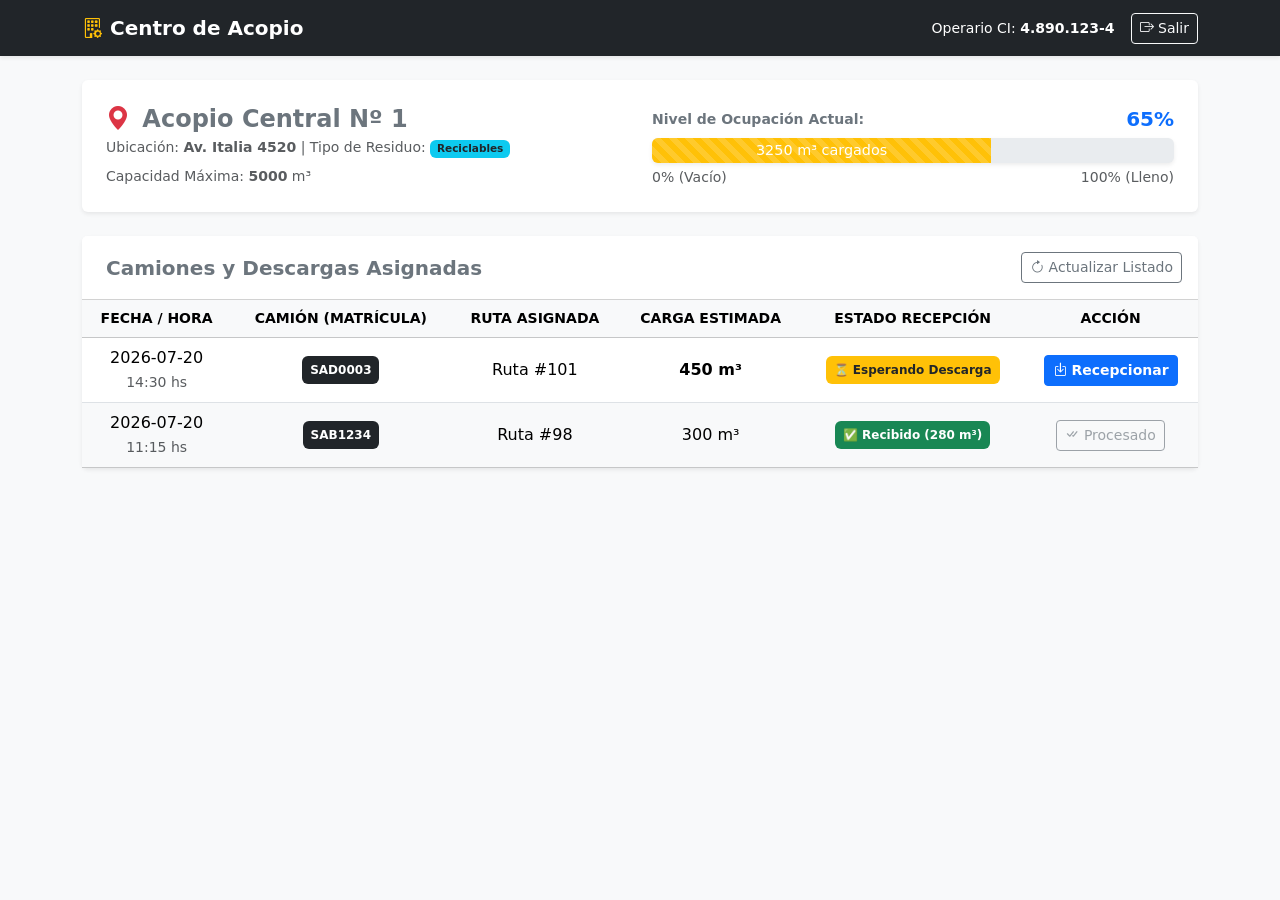
<file: Butrap/vista/centro_acopio.html>
<!DOCTYPE html>
<html lang="es">
<head>
    <meta charset="UTF-8">
    <meta name="viewport" content="width=device-width, initial-scale=1.0">
    <title>Panel de Centro de Acopio - Operario</title>
    <!-- Bootstrap 5 CSS & Icons -->
    <link href="https://cdn.jsdelivr.net/npm/bootstrap@5.3.0/dist/css/bootstrap.min.css" rel="stylesheet">
    <link rel="stylesheet" href="https://cdn.jsdelivr.net/npm/bootstrap-icons@1.11.0/font/bootstrap-icons.css">
</head>
<body class="bg-light">

    <!-- Navbar superior con rol del usuario -->
    <nav class="navbar navbar-expand-lg navbar-dark bg-dark mb-4 shadow-sm">
        <div class="container">
            <span class="navbar-brand fw-bold">
                <i class="bi bi-building-gear text-warning me-2"></i>Centro de Acopio
            </span>
            <div class="d-flex align-items-center text-white">
                <span class="me-3 small">Operario CI: <strong>4.890.123-4</strong></span>
                <button class="btn btn-outline-light btn-sm" id="btn_logout">
                    <i class="bi bi-box-arrow-right"></i> Salir
                </button>
            </div>
        </div>
    </nav>

    <div class="container mb-5">

        <!-- 1. Tarjeta de Estado del Centro de Acopio -->
        <div class="card shadow-sm border-0 mb-4">
            <div class="card-body p-4">
                <div class="row align-items-center">
                    <div class="col-md-6 mb-3 mb-md-0">
                        <h4 class="card-title fw-bold text-secondary mb-1">
                            <i class="bi bi-geo-alt-fill text-danger me-1"></i> Acopio Central Nº <span id="info_acopio_id">1</span>
                        </h4>
                        <p class="text-muted small mb-2">
                            Ubicación: <span id="info_acopio_direccion" class="fw-semibold">Av. Italia 4520</span> | 
                            Tipo de Residuo: <span id="info_acopio_tipo" class="badge bg-info text-dark">Reciclables</span>
                        </p>
                        <p class="small text-muted mb-0">
                            Capacidad Máxima: <strong id="info_acopio_capacidad">5000</strong> m³
                        </p>
                    </div>

                    <!-- BARRA DE NIVEL DE LLENADO -->
                    <div class="col-md-6">
                        <div class="d-flex justify-content-between align-items-center mb-1">
                            <span class="fw-bold text-secondary small">Nivel de Ocupación Actual:</span>
                            <!-- En MySQL tienes acopio_volumen_llenado decimal(3,2) ej: 0.65 = 65% -->
                            <span id="texto_porcentaje" class="fw-bold fs-5 text-primary">65%</span>
                        </div>
                        <div class="progress shadow-sm" style="height: 25px;">
                            <div id="barra_llenado" 
                                 class="progress-bar progress-bar-striped progress-bar-animated bg-warning" 
                                 role="progressbar" 
                                 style="width: 65%; font-size: 0.9rem;" 
                                 aria-valuenow="65" aria-valuemin="0" aria-valuemax="100">
          <!--Lo de role es para las personas con discapacidad visual, para que el lector
            les lea algo acorde, ARIA es algo para los discapacitados visuales
                  aria-valuenow le lee el valor de la barra a los que tengan lector activado-->
                                 3250 m³ cargados
                            </div>
                        </div>
                        <div class="d-flex justify-content-between mt-1">
                            <small class="text-muted">0% (Vacío)</small>
                            <small class="text-muted">100% (Lleno)</small>
                        </div>
                    </div>
                </div>
            </div>
        </div>

        <!-- 2. Sección de Recepción de Camiones y Descargas -->
        <div class="card shadow-sm border-0">
            <div class="card-header bg-white py-3 d-flex justify-content-between align-items-center">
                <h5 class="m-0 fw-bold text-secondary">
                    <i class="bi bg-light text-primary me-2"></i>Camiones y Descargas Asignadas
                </h5>
                <button class="btn btn-sm btn-outline-secondary" onclick="console.log('Recargar tabla...')">
                    <i class="bi bi-arrow-clockwise"></i> Actualizar Listado
                </button>
            </div>
            <div class="card-body p-0">
                
                <div class="table-responsive">
                    <table class="table table-hover align-middle text-center mb-0">
                        <thead class="table-light text-uppercase small font-weight-bold">
                            <tr>
                                <th>Fecha / Hora</th>
                                <th>Camión (Matrícula)</th>
                                <th>Ruta Asignada</th>
                                <th>Carga Estimada</th>
                                <th>Estado Recepción</th>
                                <th>Acción</th>
                            </tr>
                        </thead>
                        <tbody id="tabla_descargas">
                            <!-- FILA DE EJEMPLO 1: Pendiente de confirmación de la cuadrilla/operario -->
                            <tr>
                                <td>2026-07-20 <br><small class="text-muted">14:30 hs</small></td>
                                <td><span class="badge bg-dark text-white p-2">SAD0003</span></td>
                                <td>Ruta #101</td>
                                <td><strong>450 m³</strong></td>
                                <td><span class="badge bg-warning text-dark p-2">⏳ Esperando Descarga</span></td>
                                <td>
                                    <!-- Este botón desplegará el modal/dialog para definir el volumen final -->
                                    <button class="btn btn-primary btn-sm fw-bold" data-bs-toggle="modal" data-bs-target="#modalDescarga" onclick="prepararModalDescarga('SAD0003', 101, 450)">
                                        <i class="bi bi-box-arrow-in-down"></i> Recepcionar
                                    </button>
                                </td>
                            </tr>

                            <!-- FILA DE EJEMPLO 2: Ya procesada anteriormente -->
                            <tr class="table-light">
                                <td>2026-07-20 <br><small class="text-muted">11:15 hs</small></td>
                                <td><span class="badge bg-dark text-white p-2">SAB1234</span></td>
                                <td>Ruta #98</td>
                                <td>300 m³</td>
                                <td><span class="badge bg-success p-2">✅ Recibido (280 m³)</span></td>
                                <td>
                                    <button class="btn btn-outline-secondary btn-sm" disabled>
                                        <i class="bi bi-check-all"></i> Procesado
                                    </button>
                                </td>
                            </tr>
                        </tbody>
                    </table>
                </div>

            </div>
        </div>

    </div>

    <!-- 3. MODAL / DIALOG PARA PROCESAR LA DESCARGA Y EL RECHAZO -->
     <!--tabindex-1 evita que el usuario se encuentre con el modal a base de tabuladores-->
    <div class="modal fade" id="modalDescarga" tabindex="-1" aria-labelledby="modalDescargaLabel" aria-hidden="true">
        <div class="modal-dialog modal-dialog-centered">
            <div class="modal-content">
                <div class="modal-header bg-primary text-white">
                    <h5 class="modal-title fw-bold" id="modalDescargaLabel">
                        <i class="bi bi-truck me-2"></i>Recepcionar Carga de Camión
                    </h5>
                    <button type="button" class="btn-close btn-close-white" data-bs-dismiss="modal" aria-label="Close"></button>
                </div>
                <div class="modal-body">
                    <form id="form_procesar_descarga">
                        <p class="mb-3">
                            Camión: <strong id="modal_camion_matricula">SAD0003</strong> | 
                            Ruta: <strong id="modal_ruta_id">#101</strong>
                        </p>
                        
                        <div class="alert alert-info small" role="alert">
                            <i class="bi bi-info-circle me-1"></i> 
                            La cuadrilla declaró que trae un volumen cargado de <strong id="modal_volumen_estimado">450</strong> m³.
                        </div>

                        <!-- Campo donde el operario define cuánto ACEPTA/DESCARGA realmente -->
                        <div class="mb-3">
                            <label for="volumen_aceptado" class="form-label fw-bold">Volumen Aceptado para Descargar (m³):</label>
                            <input type="number" class="form-control border-secondary" id="volumen_aceptado" value="450" min="0" required>
                            <div class="form-text">Si ingresa un valor menor al declarado, el excedente será considerado como rechazo/desvío.</div>
                        </div>

                        <!-- Observaciones por si rechaza parte de la carga -->
                        <div class="mb-3">
                            <label for="motivo_rechazo" class="form-label fw-bold">Observaciones / Motivo de Rechazo (Opcional):</label>
                            <textarea class="form-control border-secondary" id="motivo_rechazo" rows="2" placeholder="Ej: Carga contaminada con material no reciclable..."></textarea>
                        </div>

                        <div class="d-grid gap-2">
                            <button type="submit" class="btn btn-success fw-bold">
                                <i class="bi bi-check-circle me-1"></i> Confirmar Recepción e Incrementar Barrita
                            </button>
                        </div>
                    </form>
                </div>
            </div>
        </div>
    </div>

    <!-- Bootstrap 5 Bundle JS -->
    <script src="https://cdn.jsdelivr.net/npm/bootstrap@5.3.0/dist/js/bootstrap.bundle.min.js"></script>

    <!-- Script visual básico para testear el modal y la barra sin Backend por ahora -->
    <script>
        function prepararModalDescarga(matricula, rutaId, volumenEstimado) {
            document.getElementById('modal_camion_matricula').innerText = matricula;
            document.getElementById('modal_ruta_id').innerText = '#' + rutaId;
            document.getElementById('modal_volumen_estimado').innerText = volumenEstimado;
            document.getElementById('volumen_aceptado').value = volumenEstimado;
        }

        // Demo rápida de submit solo para testear la interfaz
        document.getElementById('form_procesar_descarga').addEventListener('submit', function(e) {
            e.preventDefault();
            alert("¡Interfaz lista! Cuando conectemos la API, esto guardará el volumen en el backend y actualizará la barra de ocupación.");
            const modalElement = document.getElementById('modalDescarga');
            const modal = bootstrap.Modal.getInstance(modalElement);
            modal.hide();
        });
    </script>
</body>
</html>
</file>
